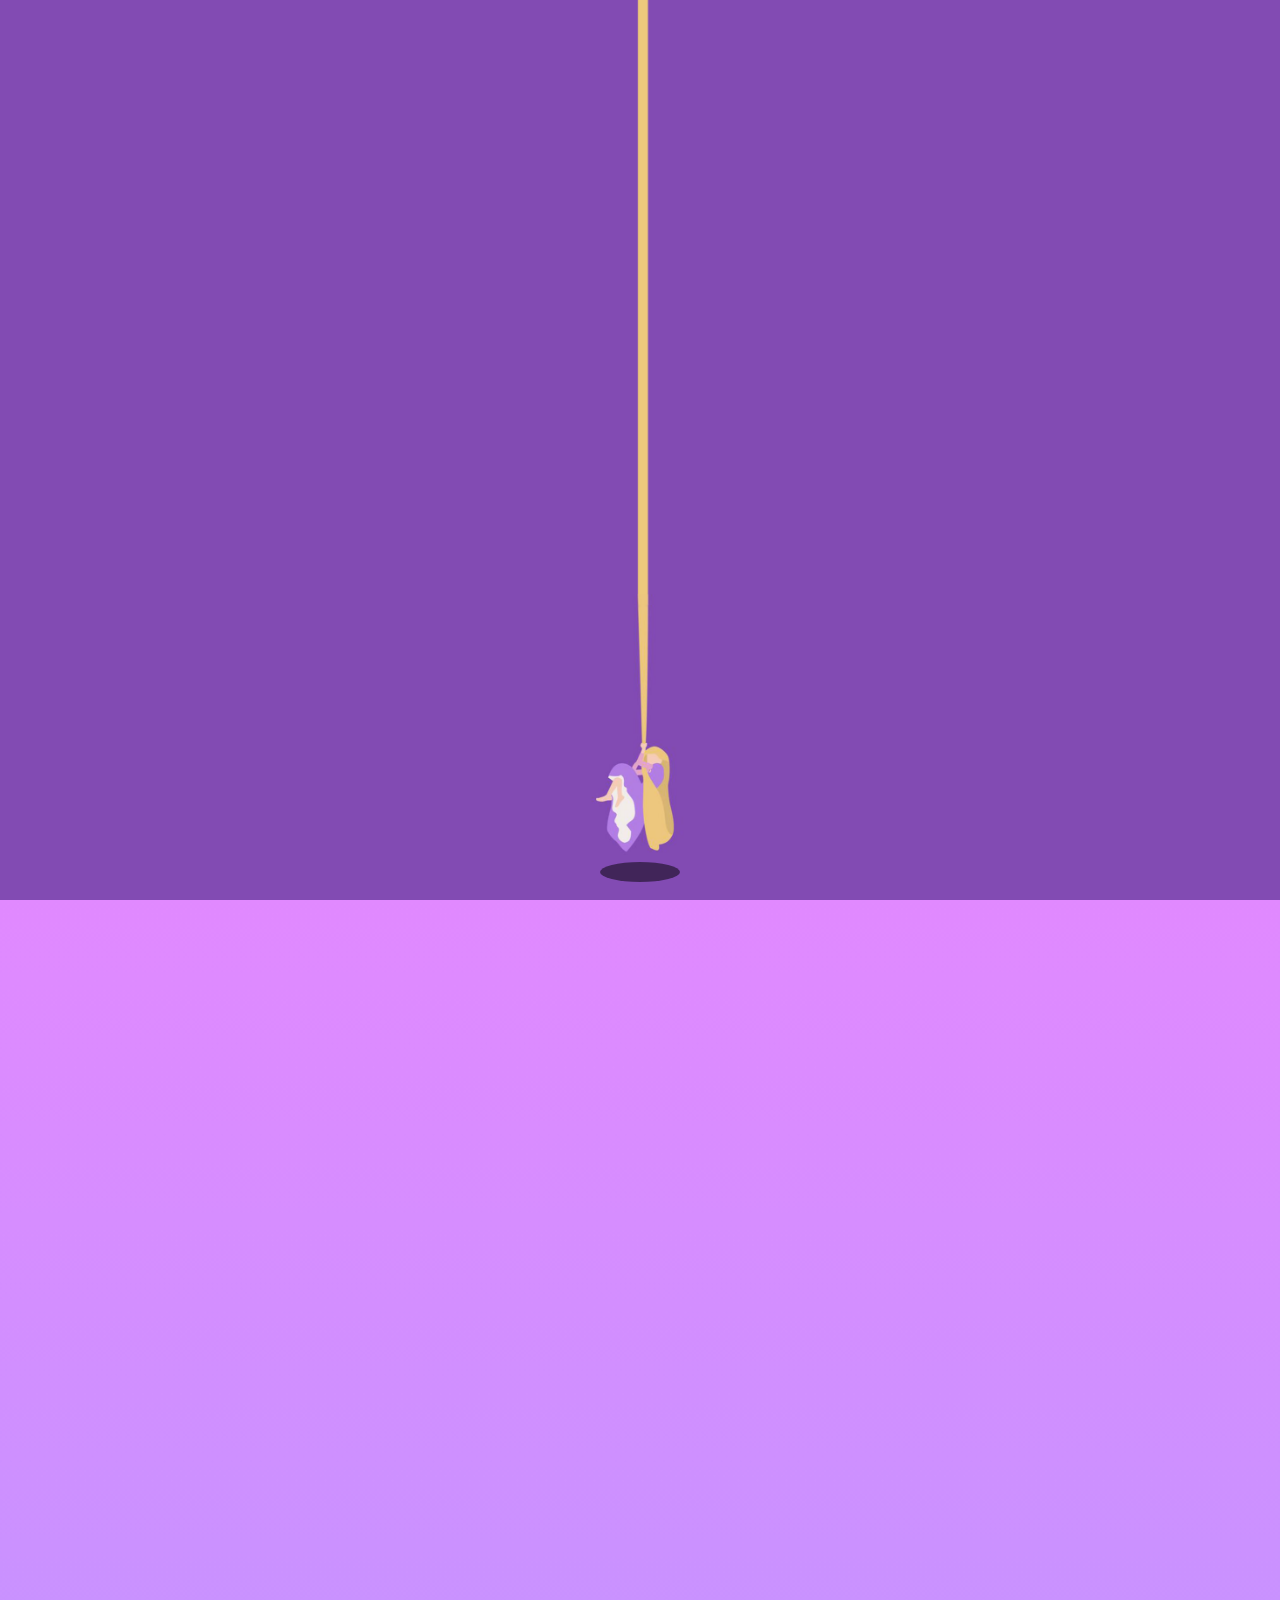
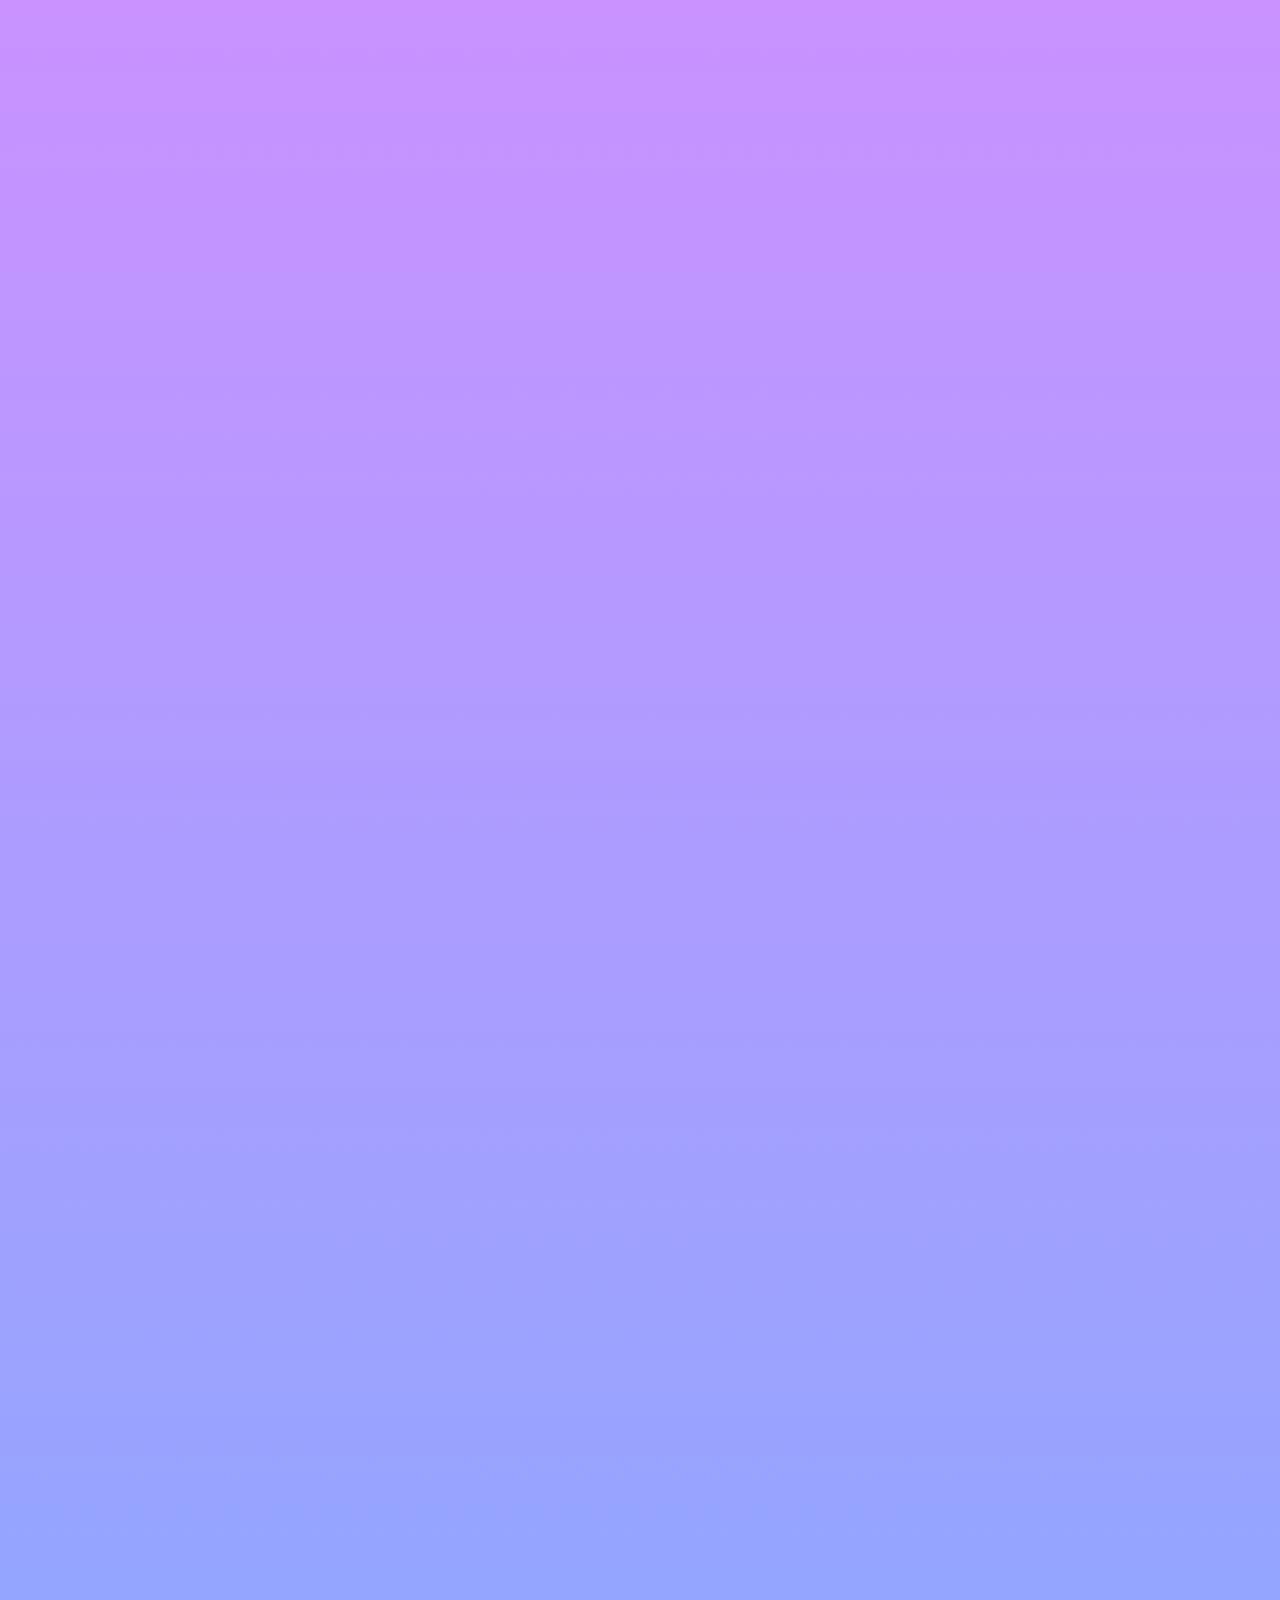
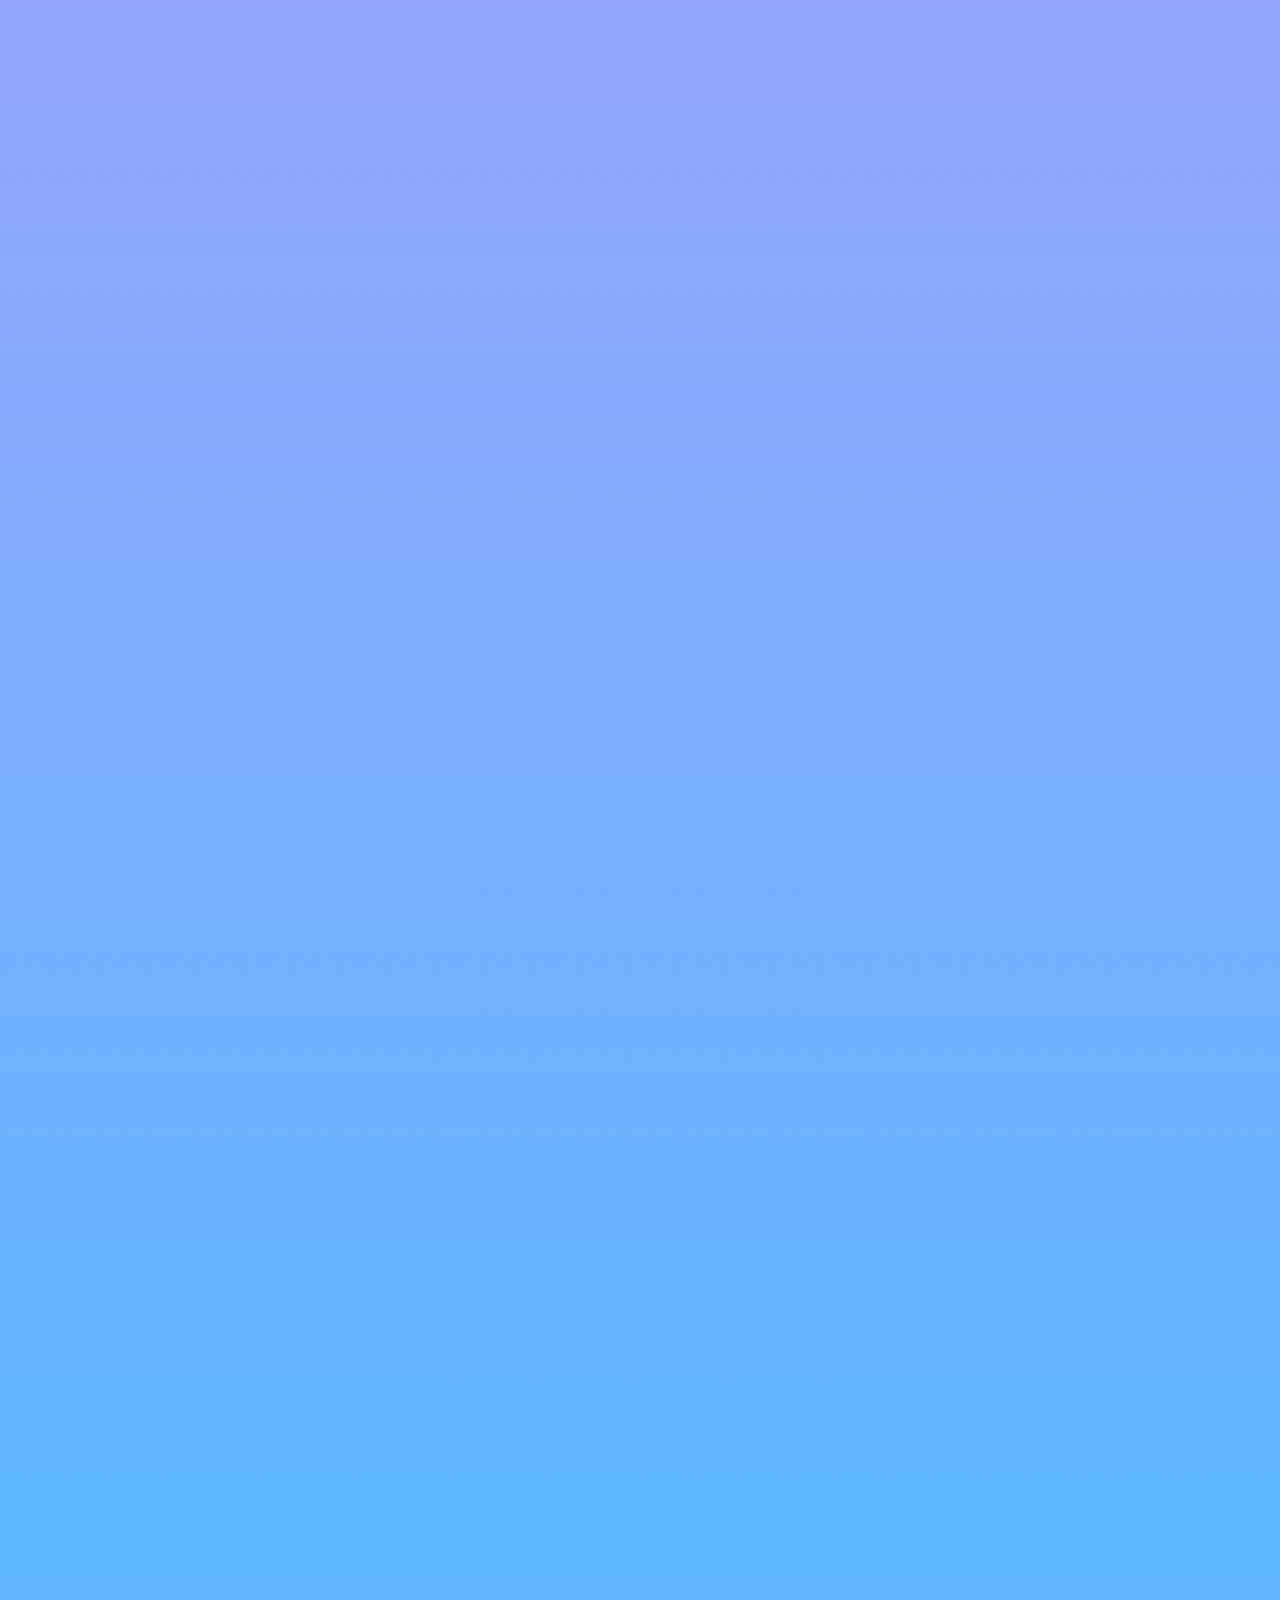
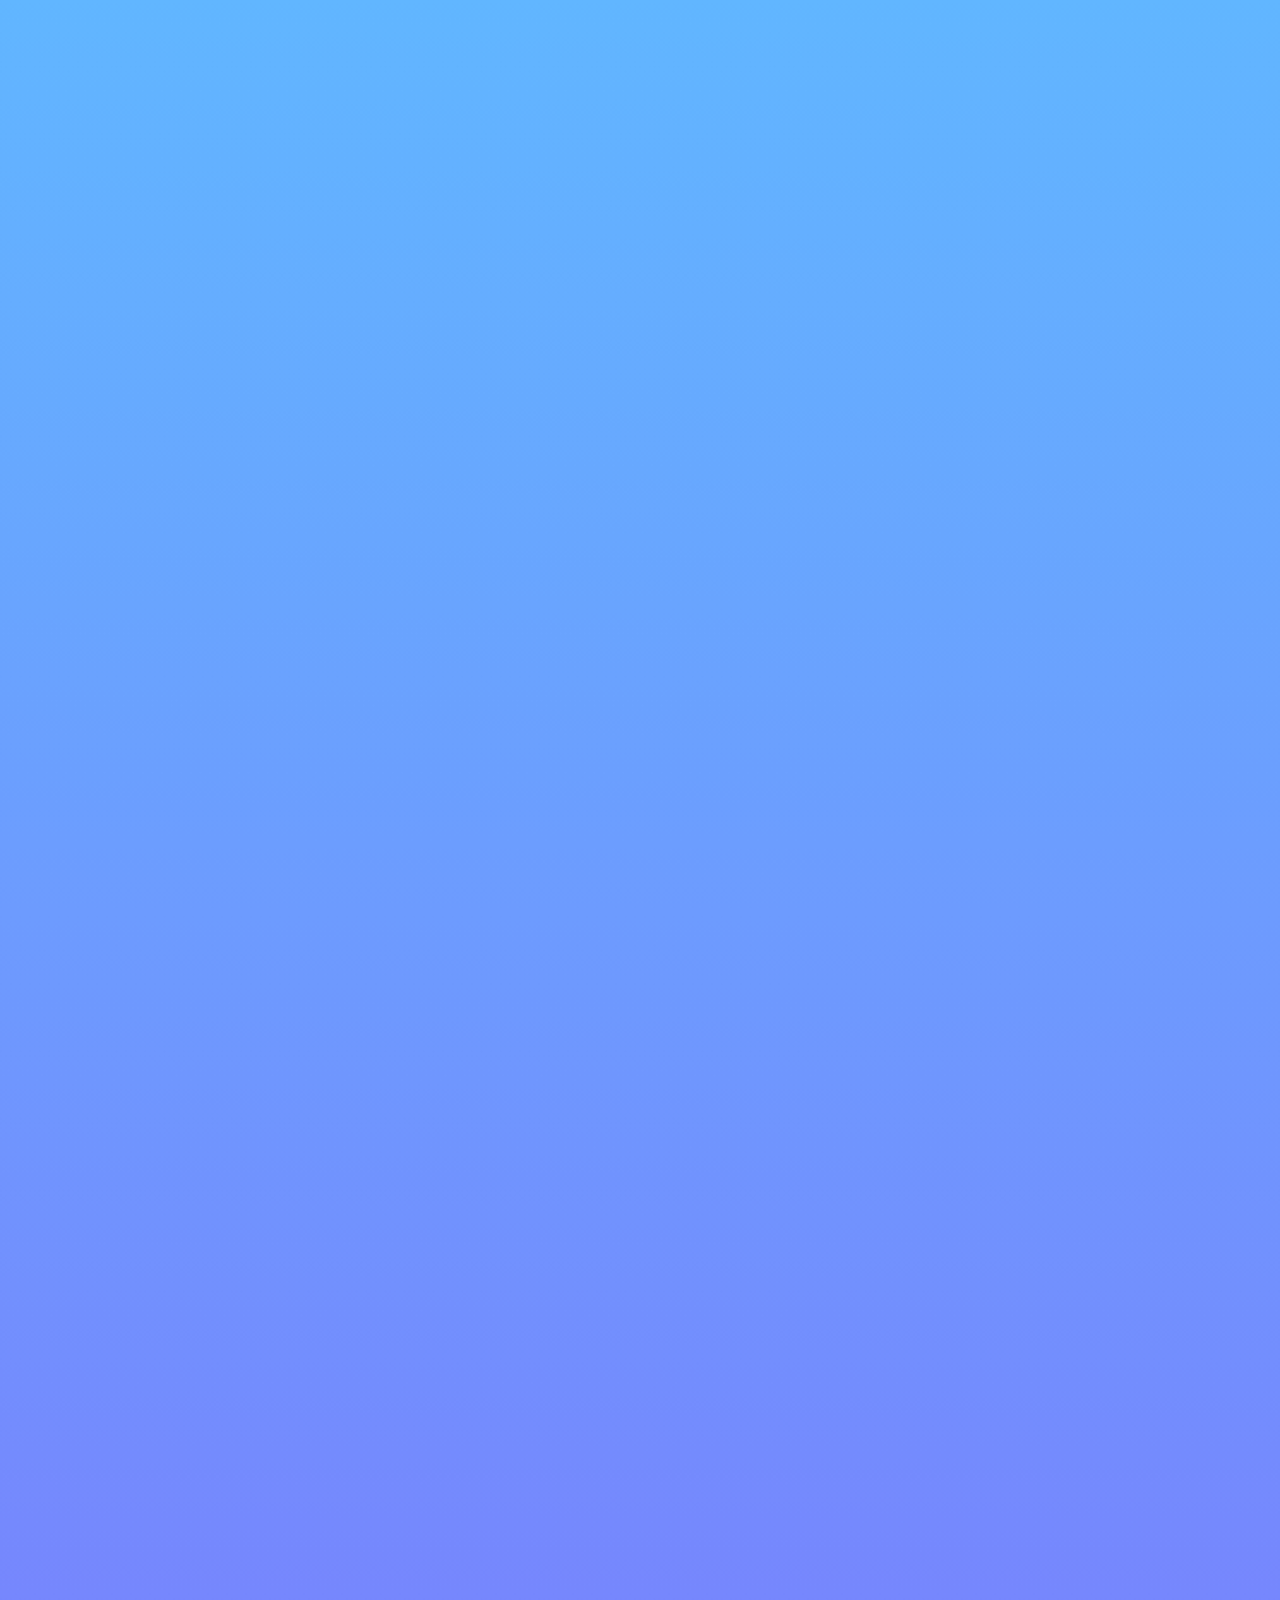
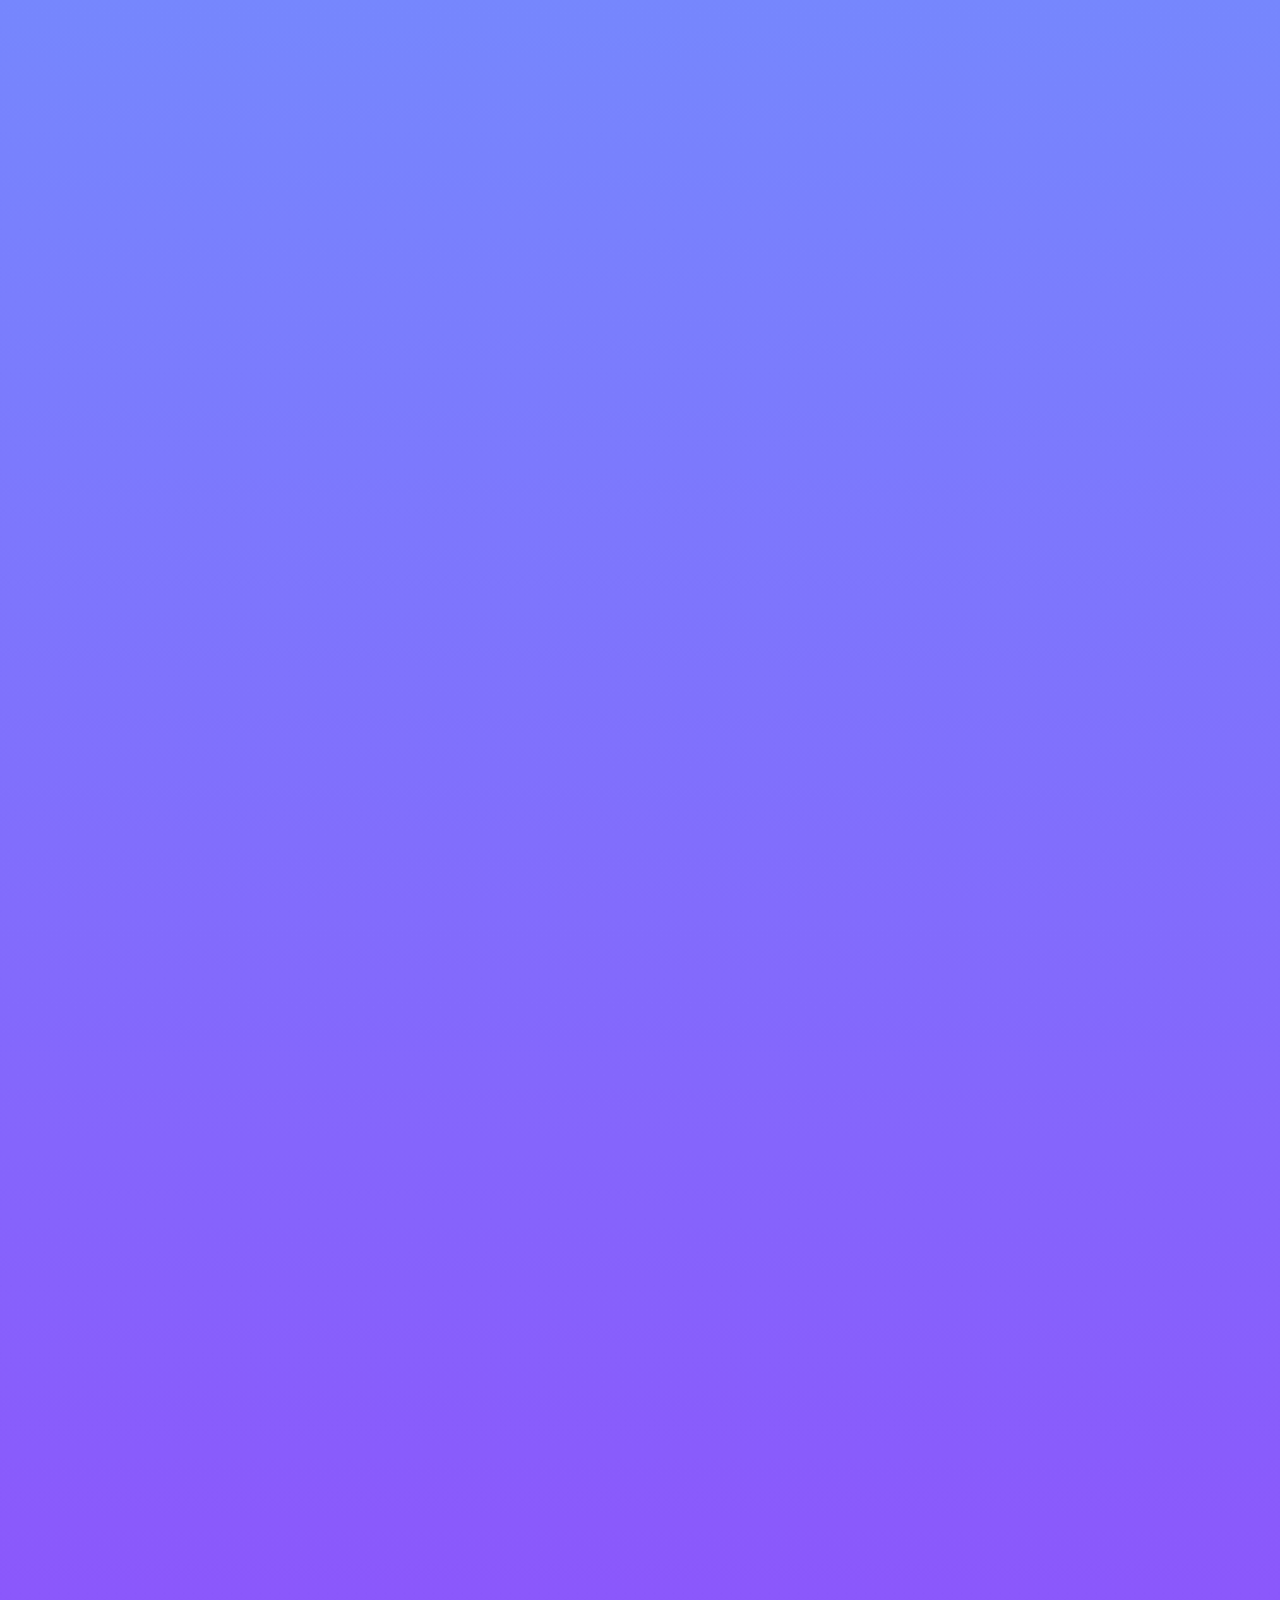
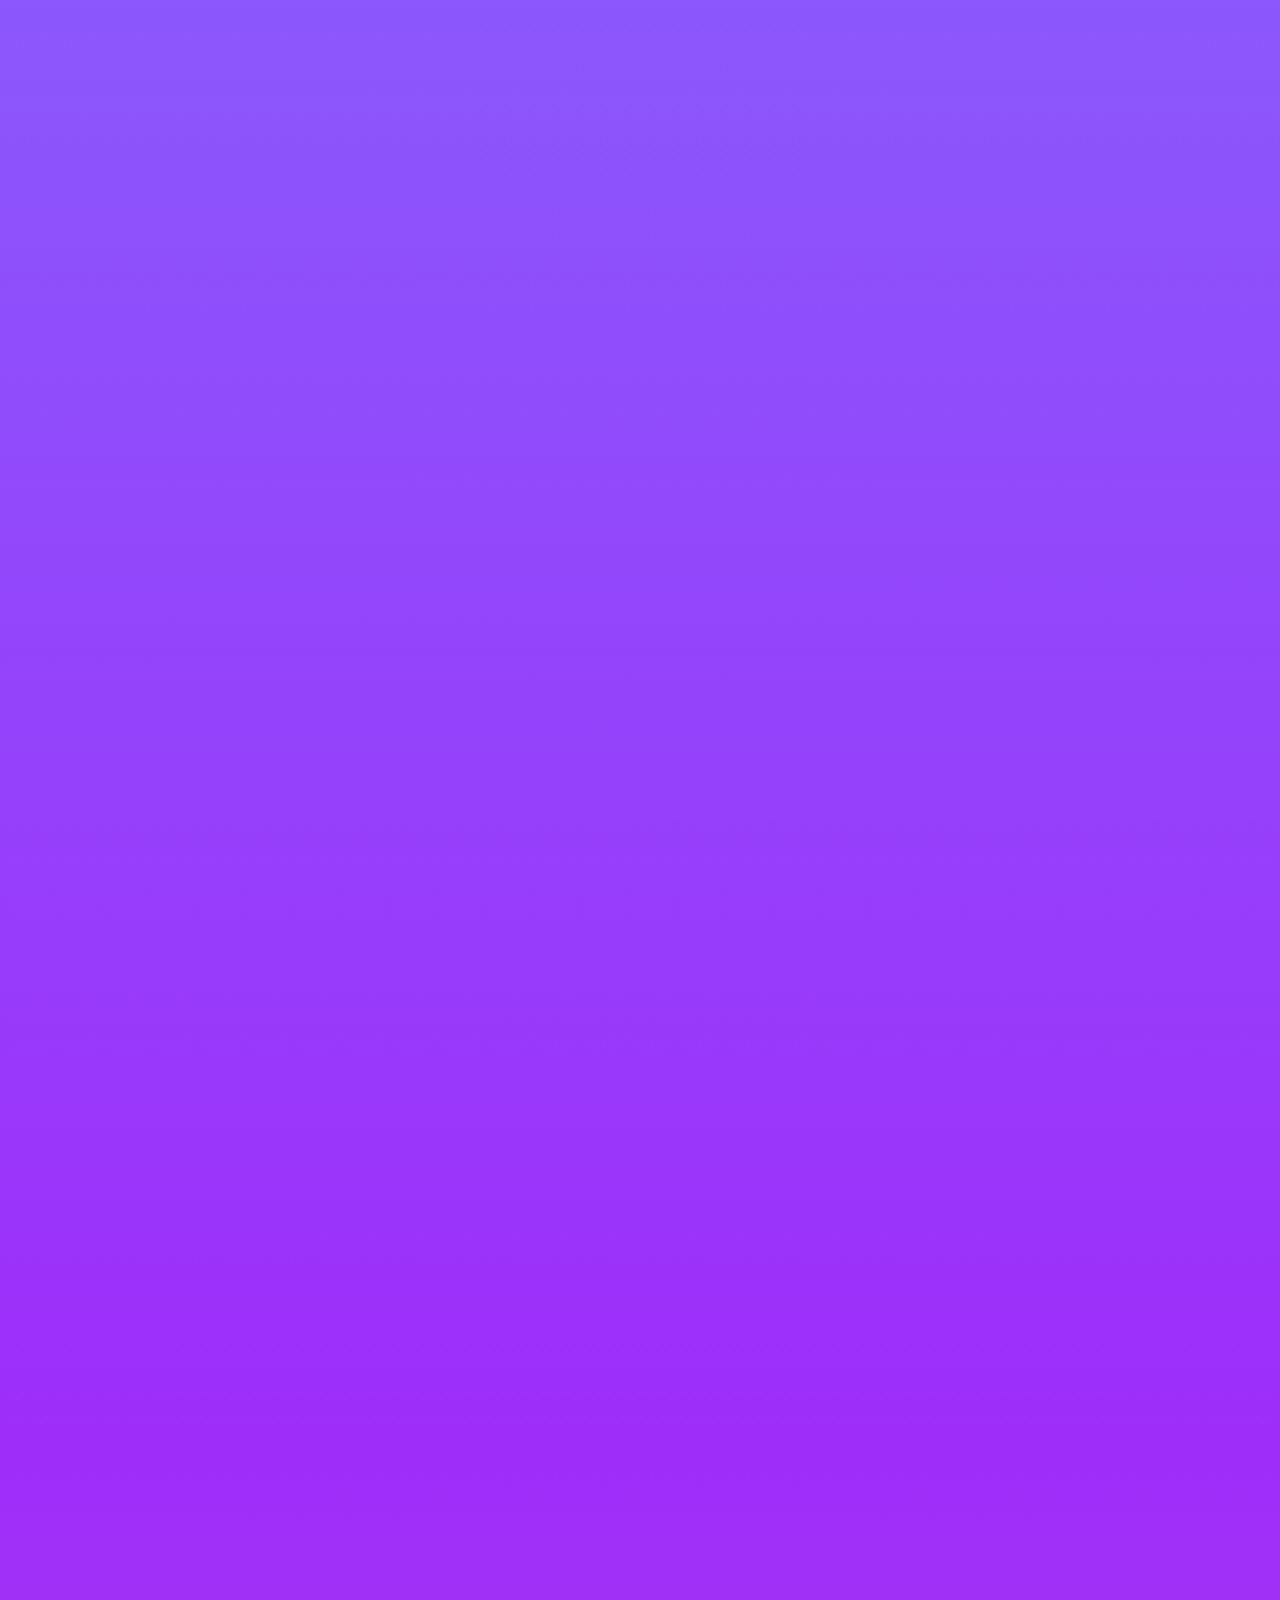
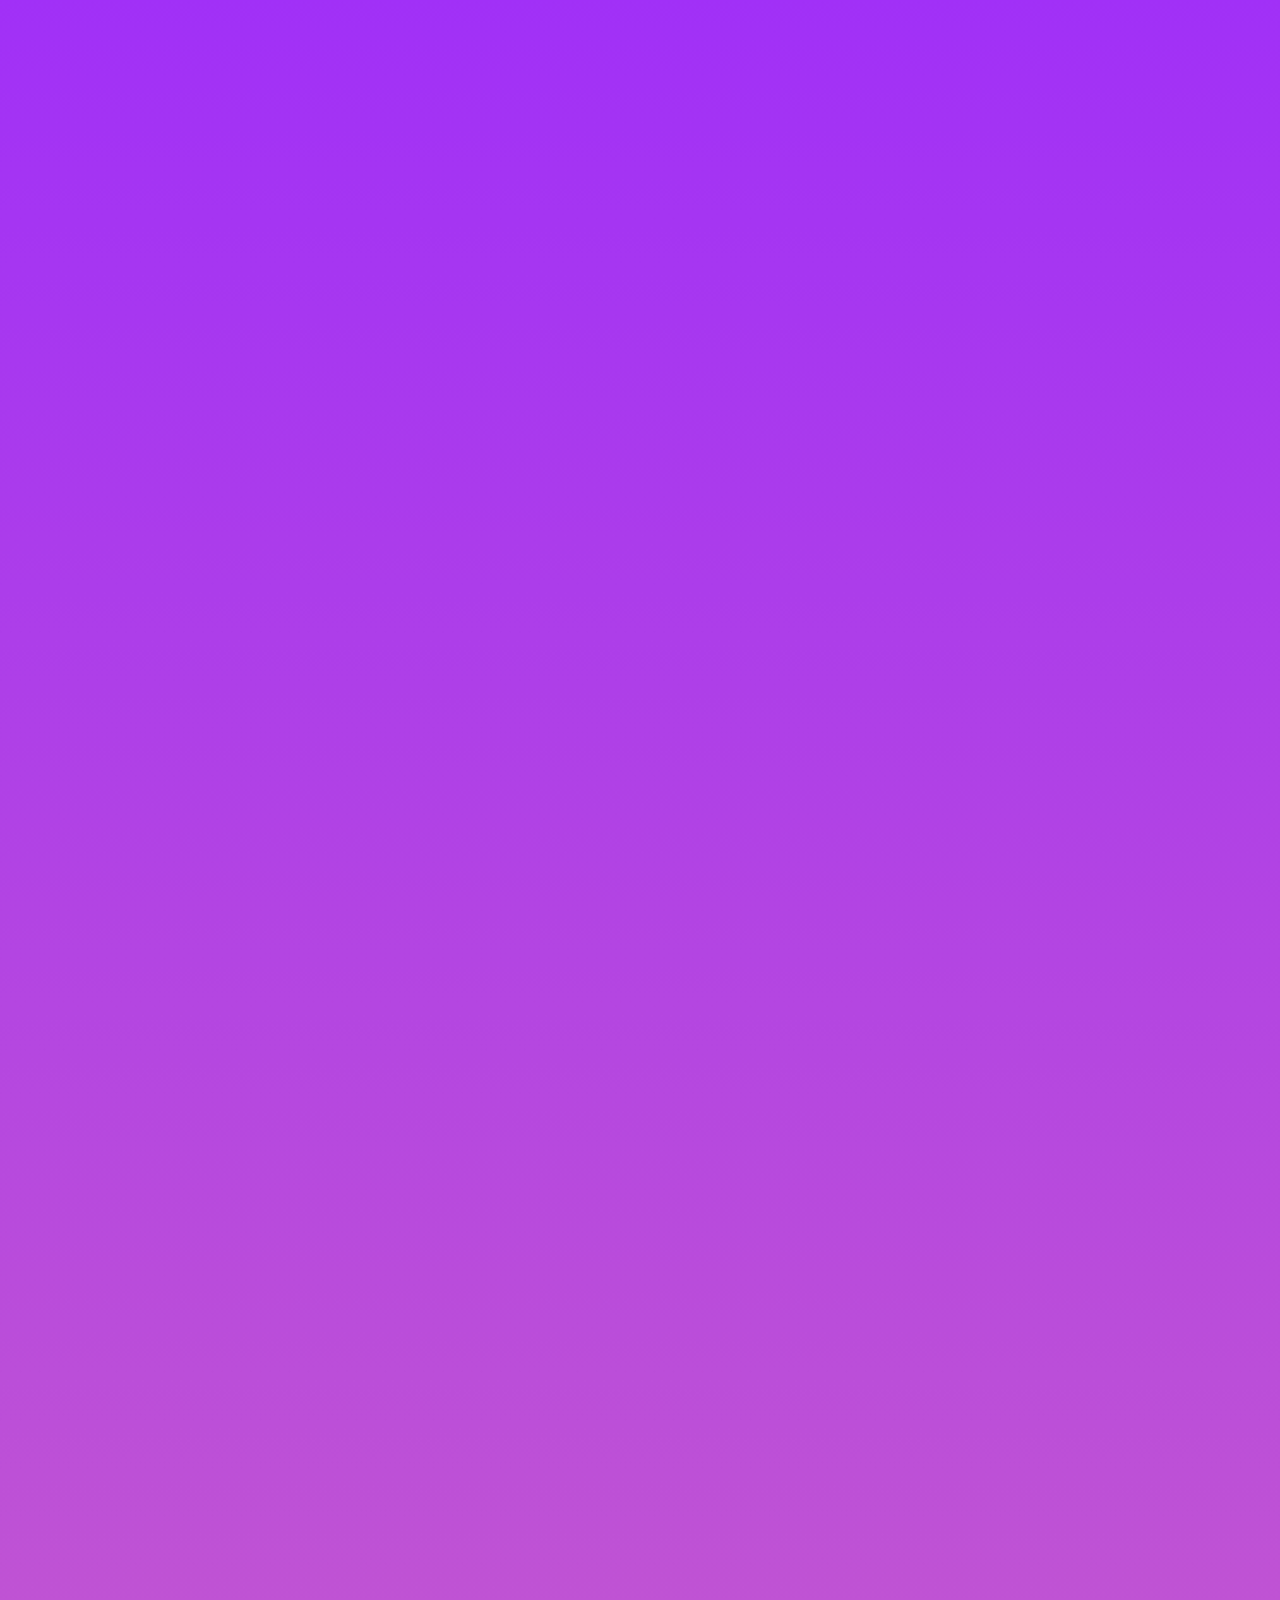
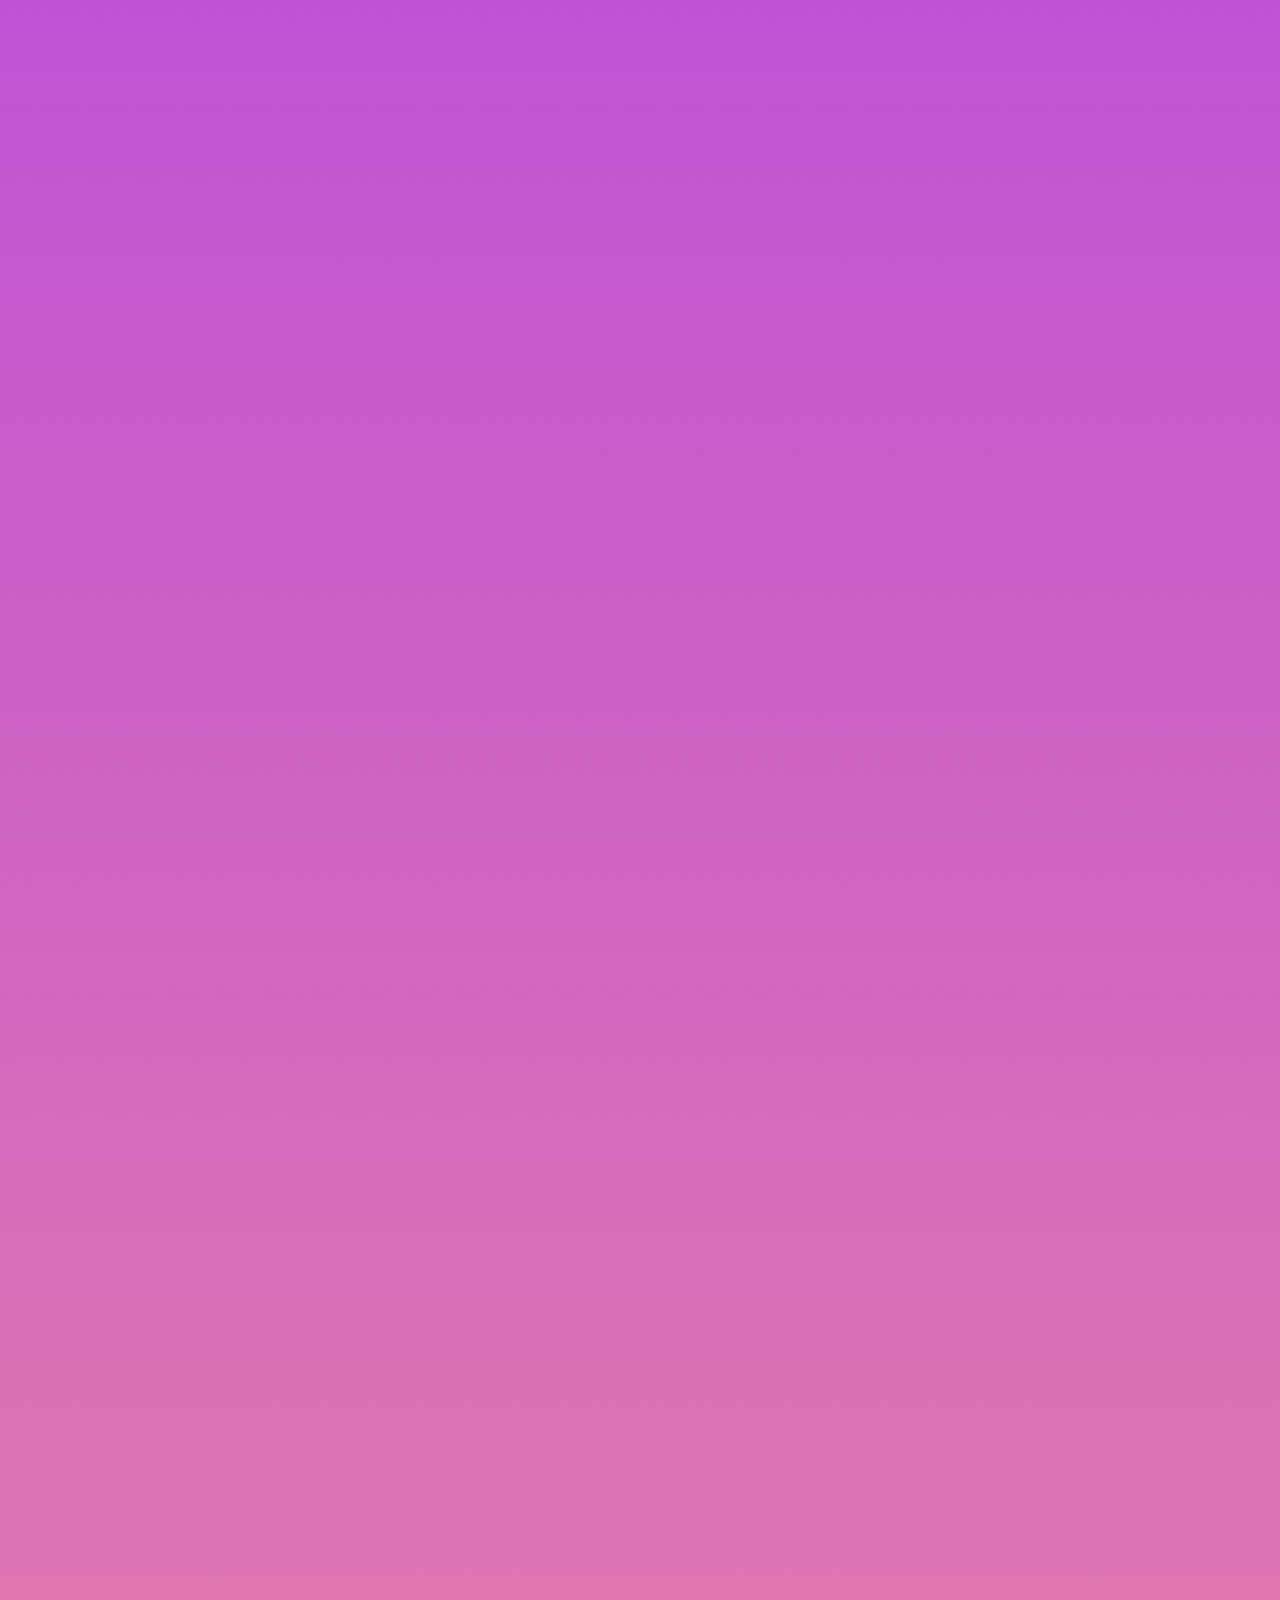
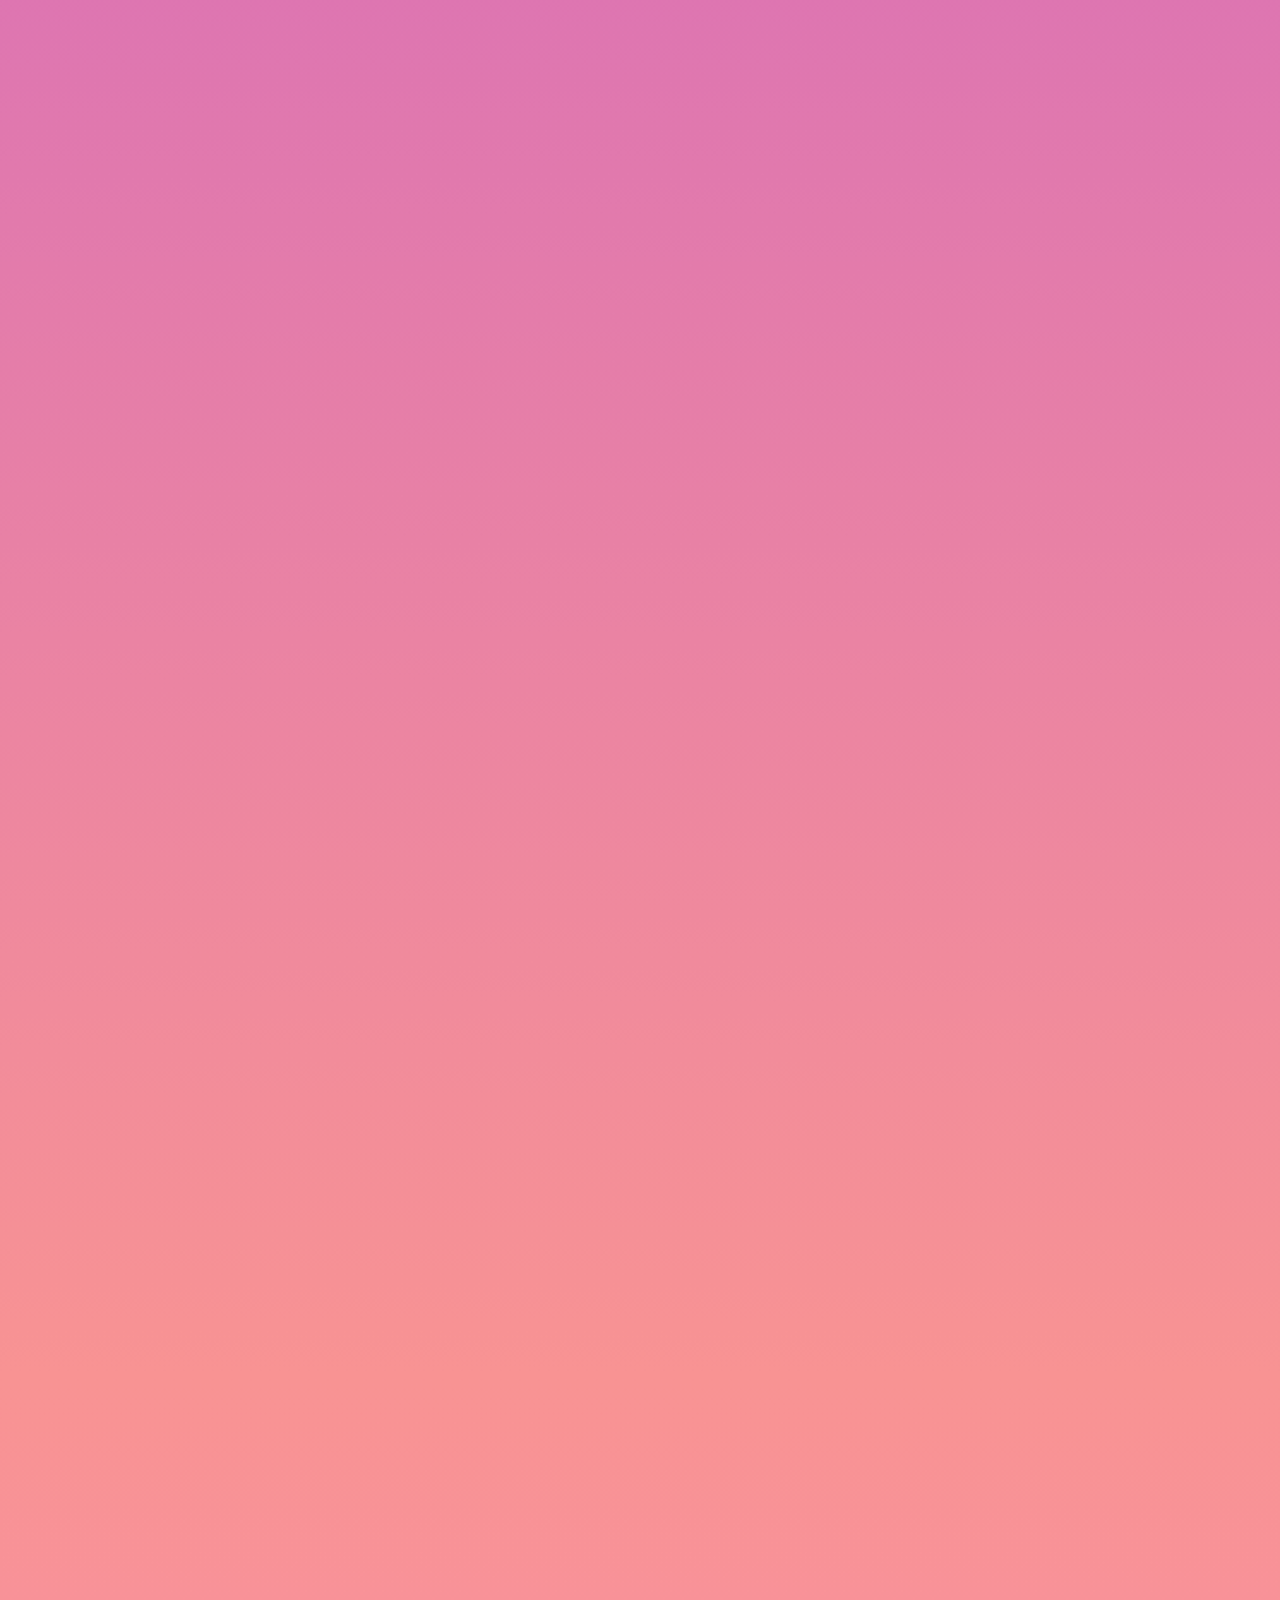
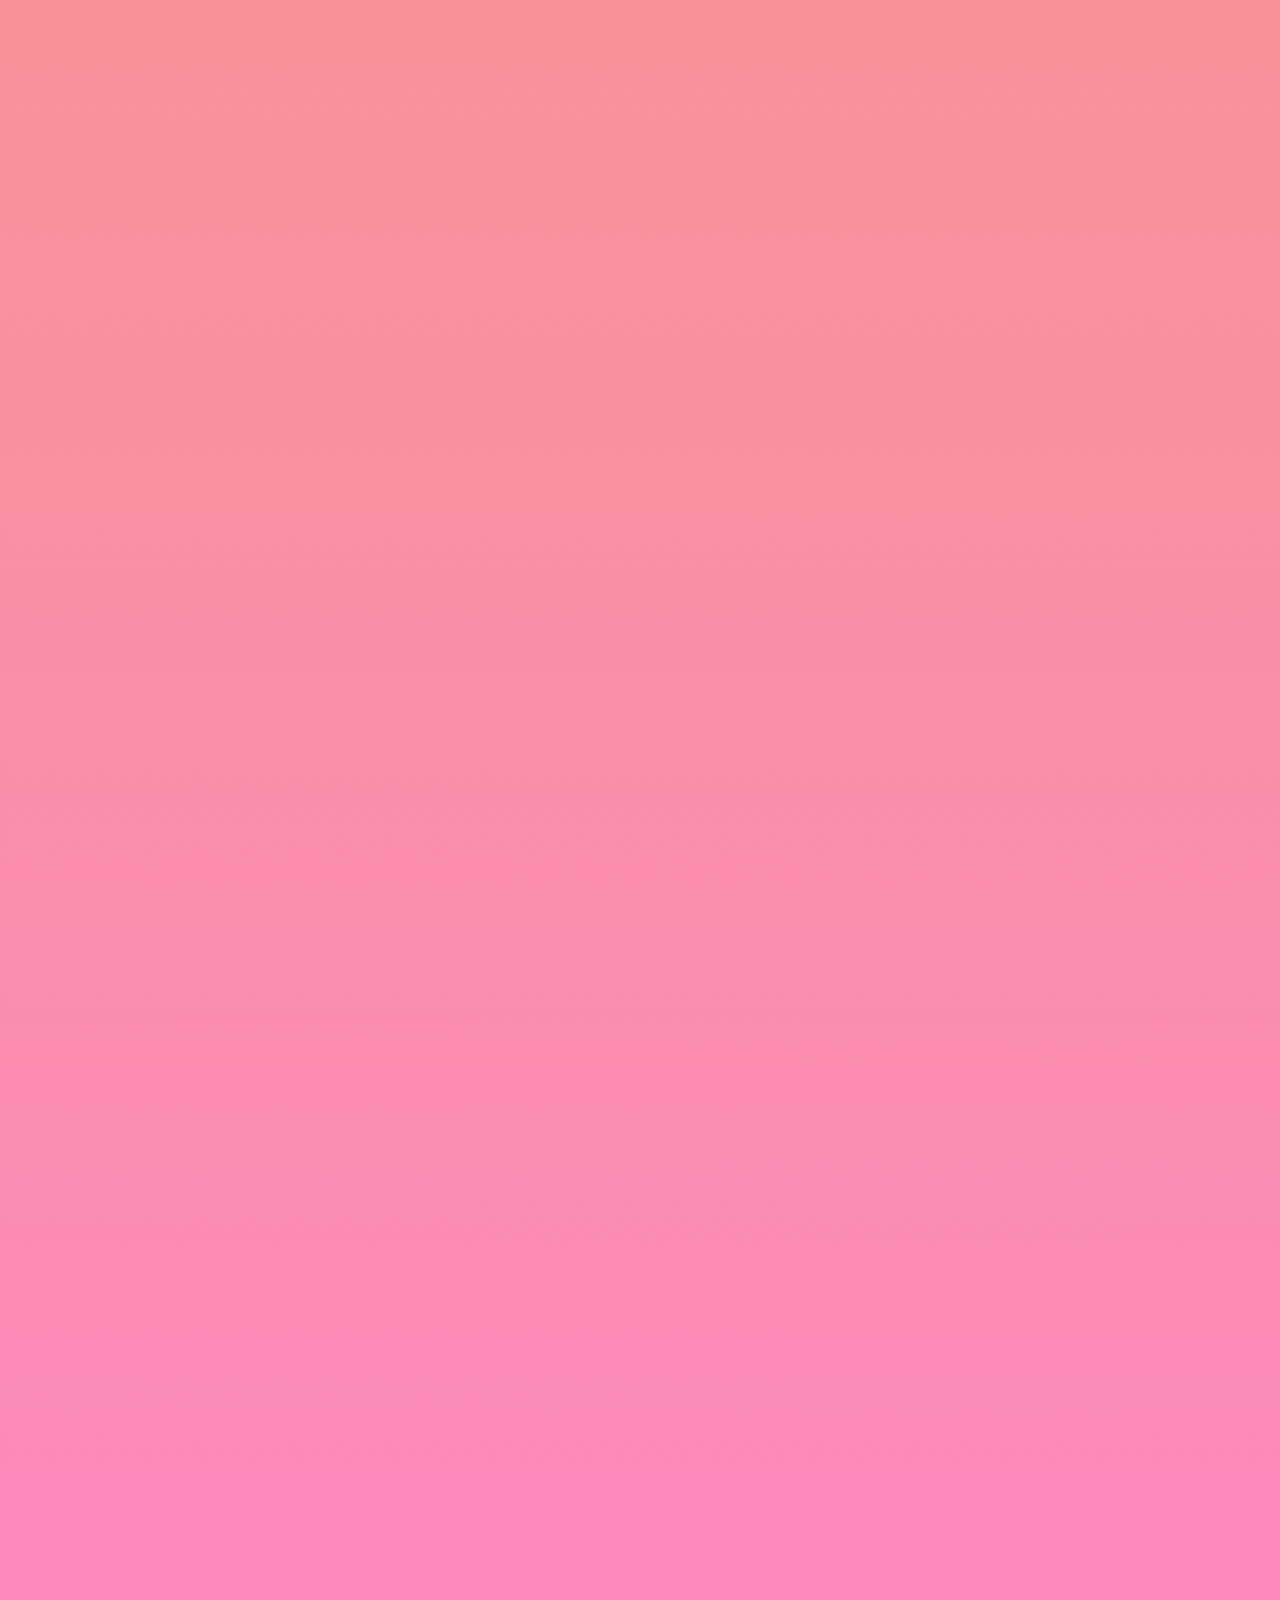
<file: demo.html>
<!DOCTYPE html>
<html lang="en">
<head>
    <meta charset="UTF-8">
    <meta http-equiv="X-UA-Compatible" content="IE=edge">
    <meta name="viewport" content="width=device-width, initial-scale=1.0">
    <link rel="stylesheet" href="DemoStyle.css">
    <link rel="stylesheet" href="loaderStyles.css">
    <script src="DemoScript.js" defer></script>
    <script src="loaderScript.js" defer></script>
    <title>Poster Breakdown</title>
</head>
<body>
    <div class="loader">
        
        <div class="loader-shadow"></div>
        <div class="loader-pic"></div>
    </div>
    
    <div class="BrokenUpPoster container">
        <div class="OriginalPoster"></div>    
        <div class="LeavesOrig Orig image"></div>
        <div class="GrassOrig Orig image"></div>
        <div class="LogoOrig Orig image"></div>
        <div class="RapunzelOrig Orig image"></div>
        <div class="TreeOrig Orig image"></div>
        <div class="SideCharactersOrig Orig image"></div>
        <div class="TowerOrig Orig image"></div>
        <div class="CliffOrig Orig image"></div>
        <div class="BackCliffOrig Orig image"></div>
        <div class="SkyOrig Orig image"></div>
    </div>

    <!-- <div class="button button1">OrigExpansion</div>
    <div class="button button2">ApplyZMovement</div>
    <div class="button button3">ApplyExpandedRotation</div>
    <div class="button button4">OrigExpansionRevert</div>
    <div class="button button5">OrigExpansion2</div>
    <div class="button button6">OrigToFinal</div>
    <div class="button button7">OrigExpansionRevert2</div>
    <div class="button button8">AddFrame</div>
    <div class="button button9">AddShadowTextLogo</div> -->


    <div class="text1 text leftText">Start off with the textless poster.</div>
    <div class="text1andhalf text rightText">Scroll down to see the behind the scenes!</div>
    <div class="text2 text rightText">Break down the poster into different layers and Photoshop them apart.</div>
    <div class="text3 text leftText">Give each layer a Z-Index based on how close or far they are relative to each other.</div>
    <div class="text4 text rightText">Rotate each section based on Z-Index. Closer objects should rotate more to create the illusion depth-perception. (Move the cursor around the screen.)</div>
    <div class="text5 text leftText">Putting the pieces back together, notice that "holes" were created in the poster because we rotated each layer to different degrees, as well as imprecise Photoshopping.</div>
    <div class="text6 text rightText">However, we can fix this...</div>
    <div class="text7 text leftText">Expand the background layers in Photoshop to cover the "holes". The repeating patterns will be too small to notice in the final picture. The sky was converted into a color gradient due to the difficulty of editting it.</div>
    <div class="text8 text rightText">Now we can see the poster coming together.</div>
    <div class="text9 text leftText">Add a frame to cover the rough edges of the poster.</div>
    <div class="text10 text rightText">Make the title POP out by enlarging it and applying a shadow. Add original poster text.</div>
    <div class="text11 text leftText">And now it's finished!</div>
    <div class="text12 text rightText"><a href="index.html">Back to Homepage.</a></div>
    <div class="text12andhalf text rightText">Made using only HTML CSS and JS. No frameworks or libraries. Created by R.L.</div>

    <div class="marker1 marker">0</div>
    <div class="marker2 marker">1</div>
    <div class="marker3 marker">2</div>
    <div class="marker4 marker">3</div>
    <div class="marker5 marker">4</div>
    <div class="marker6 marker">5</div>
    <div class="marker7 marker">6</div>
    <div class="marker8 marker">7</div>
    <div class="marker9 marker">8</div>

    <div class="footer">footer</div>
</body>
</html>
</file>
<file: DemoStyle.css>
@import url('https://fonts.googleapis.com/css2?family=Roboto:wght@400;700&display=swap');


* {
    margin: 0;
    padding: 0;
}

:root {
    --thewidth: 20vw;
    --theheight: calc(3/2 * var(--thewidth));
    --frame: 15;

}


body {
    display: flex;
    flex-direction: column;
    align-items: center;
    overflow-x: hidden;
    background: linear-gradient(to top, rgb(255, 126, 255), rgb(248, 147, 147), rgb(158, 45, 250), rgb(96, 184, 255), rgb(255, 126, 255)); 
    height: 2100vh;
}

.container {
    width: 100vw;
    height: 100vh;
    perspective: 40cm;
    position: fixed;
    background-color: transparent;
    z-index: 1;
}

.OriginalPoster{
    background-size: contain;
    background-repeat: no-repeat;
    width: var(--thewidth);
    height: var(--theheight);
    background-image: url("Images/Poster/tangled\ poster.jpg");
    position: fixed;
    margin: auto;
    top: 0;
    bottom: 0;
    left: 0;
    right: 0;

}

.Orig{
    background-size: contain;
    background-repeat: no-repeat;
    width: var(--thewidth);
    height: var(--theheight);
    position: fixed;
    margin: auto;
    top: 0;
    bottom: 0;
    left: 0;
    right: 0;
    transition: transform 1s ease-out, left 3s ease-out, top 3s ease-out, background-image 1s ease-out, filter 2s ease-in;
    background-size: 100% 100%;
} 

.button1 {
    position: absolute;
    left: 0
}

.button2 {
    position: absolute;
    left: 10vw;
}

.button3 {
    position: absolute;
    left: 20vw
}

.button4 {
    position: absolute;
    left: 30vw;
}

.button5 {
    position: absolute;
    left: 40vw;
}

.button6 {
    position: absolute;
    left: 50vw;
}

.button7 {
    position: absolute;
    left: 60vw;
}
.button8 {
    position: absolute;
    left: 70vw;
}

.button9 {
    position: absolute;
    left: 80vw;
}

.GrassOrig {
    background-image: url("Images/Orig/grassOrig.png");
    z-index: 7;

}

.LeavesOrig{
    background-image: url("Images/Orig/leavesOrig.png");
    z-index: 12;
}

.RapunzelOrig {
    background-image: url("Images/Orig/rapunzelOrig.png");
    z-index: 11;
}

.LogoOrig {
    background-image: url("Images/Orig/logoOrig.png");
    z-index: 18;
}

.TreeOrig {
    background-image: url("Images/Orig/treeOrig.png");
    z-index: 7;
}

.SideCharactersOrig {
    background-image: url("Images/Orig/sidecharactersOrig.png");
    z-index: 10;
}

.TowerOrig {
    background-image: url("Images/Orig/towerOrig.png");
    z-index: 5;
}
.CliffOrig {
    background-image: url("Images/Orig/clifOrig.png");
    z-index: 4;
}
.BackCliffOrig {
    background-image: url("Images/Orig/backCliffOrig.png");
    z-index: 2;
}
.SkyOrig {
    background-image: url("Images/Orig/skyOrig2.png");
    z-index: 1;
}


.frame2 {
    border-color: white;
    border-style: solid;
    border-width: calc(0.12*var(--thewidth));
    z-index: 15;
    width: var(--thewidth);
    height: calc(0.995*var(--theheight));
    left: 150vw;
}

.frame1 {
    border-color: black;
    border-style: solid;
    border-width: calc(0.2*var(--thewidth));
    z-index: 15;
    width: var(--thewidth);
    height: var(--theheight);
    left: -150vw;
}

.posterText {
    background-image: url("Images/New/top\ text.png");
    z-index: 15;
    left: -150vw;
}

.shadow {
    background-image: url("Images/New/logoshadow.png");
    z-index: 15;
    left: 150vw;
}

.footer {
    position: absolute;
    top: 2000vh;
    opacity: 0;
}

.marker {
    width: 100vw;
    height: 5px;
    position: absolute;
    opacity: 0;
}

.marker1 {
    top: 200vh;
}
.marker2 {
    top: 400vh;
}
.marker3 {
    top: 600vh;
}
.marker4 {
    top: 800vh;
}
.marker5 {
    top: 1000vh;
}
.marker6 {
    top: 1200vh;
}
.marker7 {
    top: 1400vh;
}
.marker8 {
    top: 1600vh;
}
.marker9 {
    top: 1800vh;
}



.text {
    padding-left: 1vw;
    padding-right: 1vw;
    font-size: 3.5vh;
    font-weight: bold;
    font-family: Roboto;
    position: absolute;
    width: 13%;
    color: white;
    -webkit-text-fill-color: white;
    -webkit-text-stroke-width: 0.5vh;
    -webkit-text-stroke-color: transparent;
    background-clip: text;
    -webkit-background-clip: text;
    background-image: linear-gradient(to right, rgb(255, 126, 255), rgb(248, 147, 147), rgb(215, 167, 255), rgb(96, 184, 255), rgb(255, 126, 255)); 
    background-size: 200%;
    filter: hue-rotate(45deg);
    filter: drop-shadow(6px 6px 2px rgba(0,0,0,0.25));
    animation: text-color-animation 3s infinite linear;
    transition: transform 1s ease-out, opacity 1s ease-out;
    transform: translateY(2vh);
    opacity: 0;
    /* background-size: 1000%;
    background-repeat: repeat;
    color: transparent;
    
     
    -webkit-text-fill-color: transparent;  */
    
}

@keyframes text-color-animation{
    from {background-position: 0, 0}

    to {background-position: 200%, 200%}
}

.text.show {
    transform: translateY(0);
    opacity: 1;
}

.text1 {
    top: 120vh;
    left: 1vw;
 
}

.text1andhalf {
    top: 5vh;
    right: 1vw;
    text-align: right;
 
}
.text2 {
    top: 200vh;
    right: 1vw;
    text-align: right;
}
.text3 {
    top: 400vh;
    left: 1vw;
}
.text4 {
    top: 600vh;
    right: 1vw;
    text-align: right;
}
.text5 {
    top: 800vh;
    left: 1vw;
}
.text6 {
    top: 1000vh;
    right: 1vw;
    text-align: right;
}
.text7 {
    top: 1200vh;
    left: 1vw;
}
.text8 {
    top: 1400vh;
    right: 1vw;
    text-align: right;
}
.text9 {
    top: 1600vh;
    left: 1vw;
}

.text10 {
    top: 1800vh;
    right: 1vw;
    text-align: right;
}

.text11 {
    top: 1900vh;
    left: 1vw;
}

.text12 {
    top: 2104vh;
    left: 1vw;
    width: 30%;
    z-index: 5;
    text-decoration: none;
    
}

.text12andhalf {
    top: 2099vh;
    right: 1vw;
    text-align: right;
    font-size: 2vh;
}

a {
    color: inherit;
    text-decoration: underline;
}
</file>
<file: loaderStyles.css>
.loader {
    position: fixed;
    z-index: 20;
    top: 0;
    left: 0;
    width: 100vw;
    height: 100vh;
    background-color: #824BB3;
    transition: opacity 0.75s, visibility 0.75s;
}

.loader-pic {
    position: absolute;
    top: -5%;
    height: 100%;
    width: 100%;
    background-image: url("Images/Loader/tangled loading graphic.png");
    background-repeat: no-repeat;
    background-size: contain;
    background-position: center;
    animation: loadingPicture 4s ease 1;
}

.loader-shadow {
    position: absolute;
    left: 0;
    right: 0;
    bottom: 2%;
    margin: auto;
    width: 80px;
    height: 20px;
    background-color: black;
    opacity: 50%;
    border-radius: 50%;
    animation: loadingShadow 4s ease 1;
}
 

.loader--hidden {
    opacity: 0;
    visibility: hidden;
}

@keyframes loadingPicture {
    from { top: -100%}
    to {top: -5%}
}

@keyframes loadingShadow {
    from { opacity: 0%,}
    to { opacity: 50%;}

    from { transform: scale(0.1)}
    to { transform: scale(1)}
}
</file>
